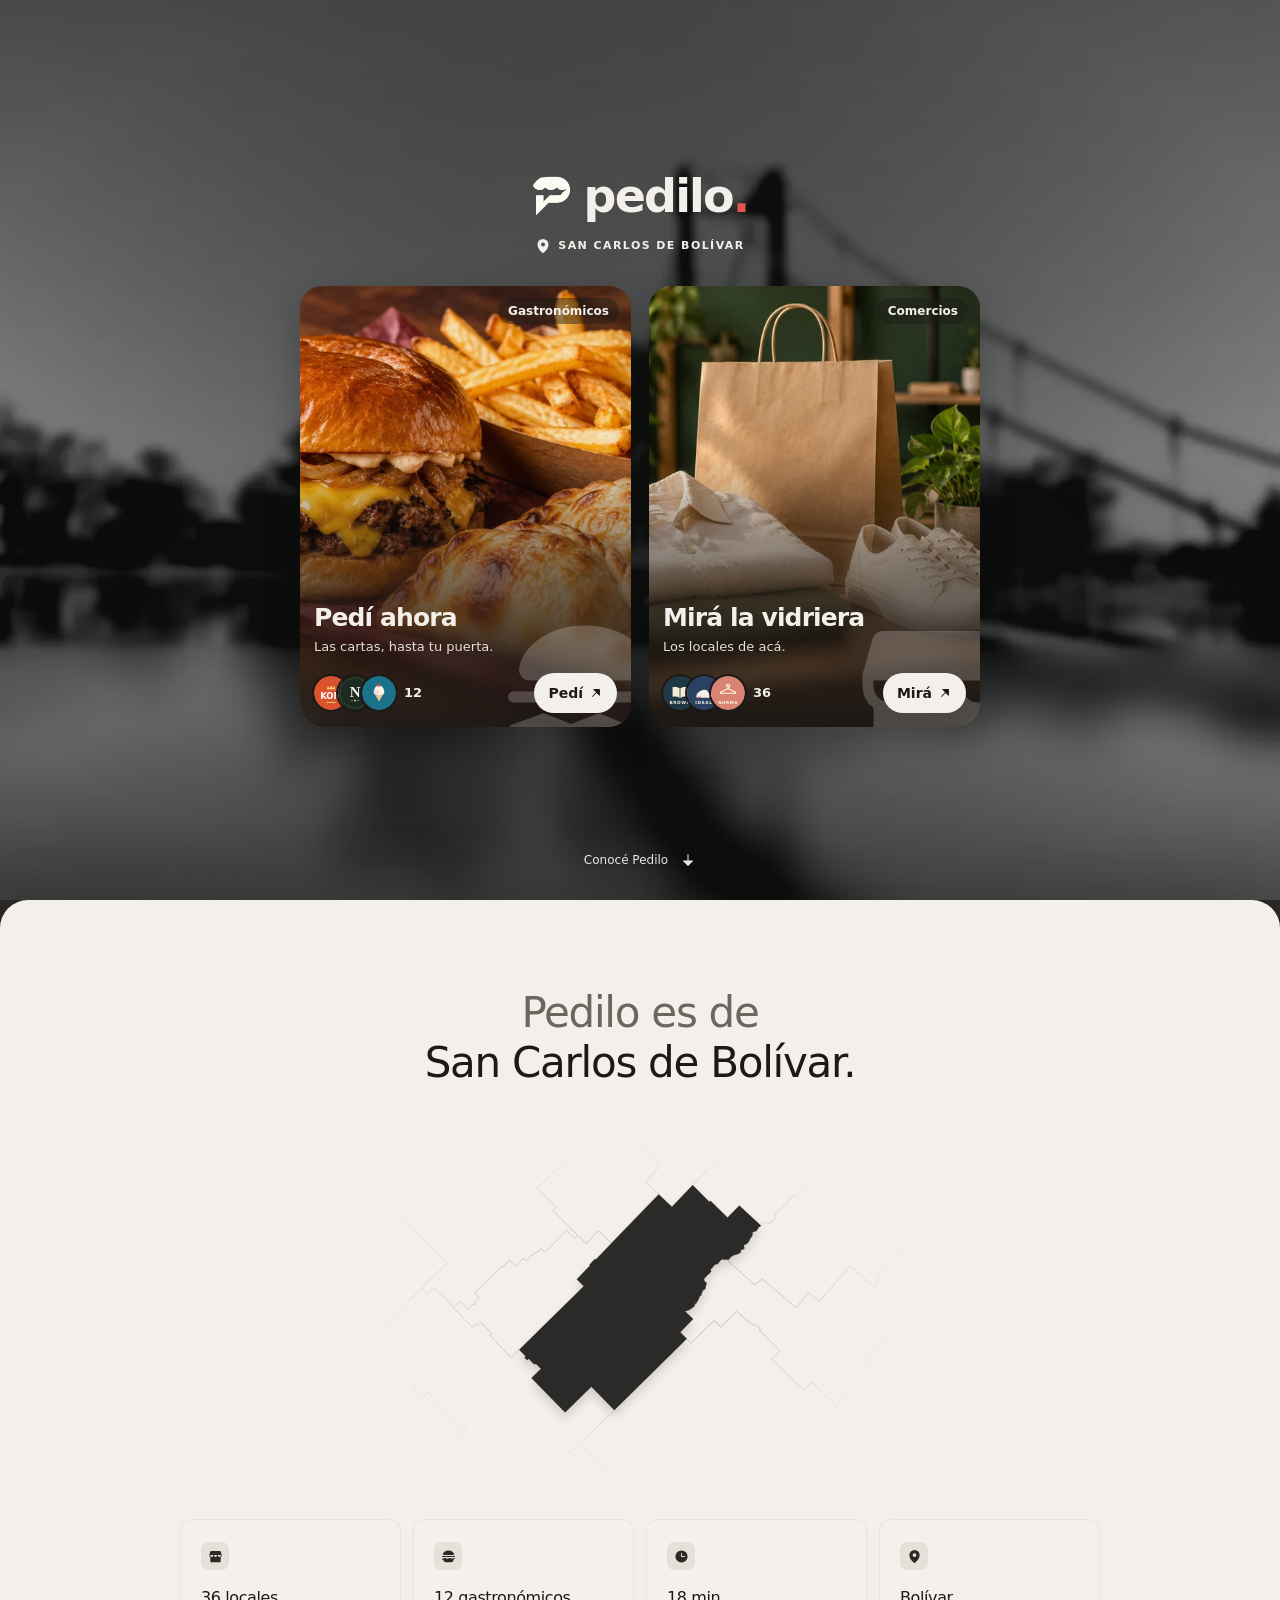
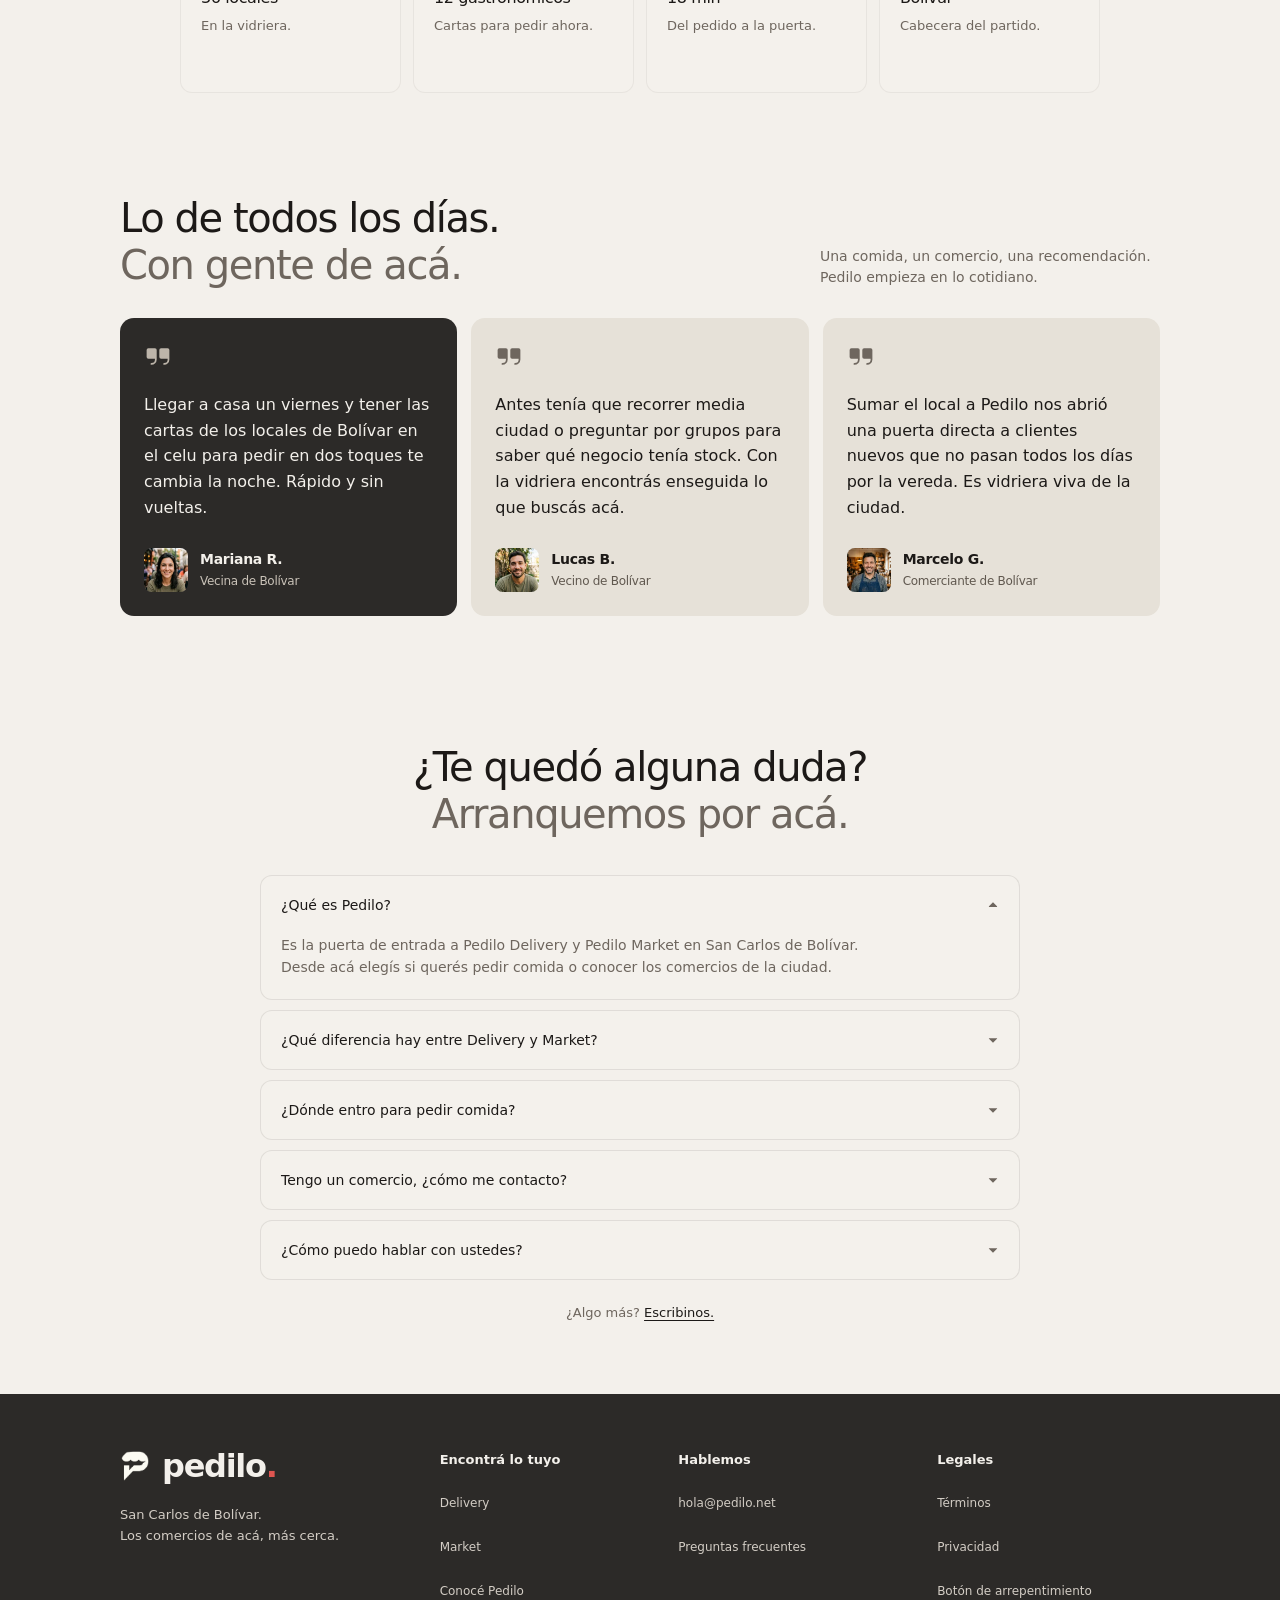
<file: index.html>
<!doctype html>
<html lang="es-AR">
<head>
<meta charset="utf-8">
<meta name="viewport" content="width=device-width, initial-scale=1">
<title>Pedilo · San Carlos de Bolívar</title>
<meta name="description" content="Pedilo es de San Carlos de Bolívar. Delivery lleva lo que se pide ahora. Market es la vidriera del comercio de acá.">
<meta name="theme-color" content="#2c2a28">
<link rel="icon" type="image/png" sizes="32x32" href="assets/favicon-32.png">
<link rel="icon" type="image/png" sizes="192x192" href="assets/favicon-192.png">
<link rel="apple-touch-icon" href="assets/favicon-192.png">
<link rel="canonical" href="https://pedilo.net/">
<link rel="preload" as="image" href="assets/bolivar.webp">
<link rel="stylesheet" href="styles.css?v=20">
<meta property="og:type" content="website">
<meta property="og:title" content="Pedilo · San Carlos de Bolívar">
<meta property="og:description" content="Delivery lleva lo que se pide ahora. Market es la vidriera del comercio de acá.">
<meta property="og:url" content="https://pedilo.net/">
<meta property="og:image" content="https://pedilo.net/assets/og-pedilo.png">
<meta property="og:image:width" content="1730">
<meta property="og:image:height" content="909">
<meta property="og:image:type" content="image/png">
<meta property="og:image:alt" content="Pedilo. Lo de acá, más cerca. Delivery y comercios de Bolívar, sobre una imagen del puente colgante.">
<meta name="twitter:image" content="https://pedilo.net/assets/og-pedilo.png">
<meta property="og:locale" content="es_AR">
<meta name="twitter:card" content="summary_large_image">
</head>
<body>

<main>
  <div class="stage">
  <div class="frame">
    <img class="frame-photo" src="assets/bolivar.webp" alt="Puente colgante de San Carlos de Bolívar" width="1600" height="1474" fetchpriority="high">
    <div class="frame-shade" aria-hidden="true"></div>
    <header>
      <h1>
        <a class="brand" href="/">
          <img src="assets/mark.png" alt="" width="40" height="40">
          <span class="wordmark">pedilo<span>.</span></span>
        </a>
      </h1>
      <p class="place">
        <svg aria-hidden="true" focusable="false" xmlns="http://www.w3.org/2000/svg" viewBox="0 0 256 256" fill="currentColor"><path d="M128,16a88.1,88.1,0,0,0-88,88c0,75.3,80,132.17,83.41,134.55a8,8,0,0,0,9.18,0C136,236.17,216,179.3,216,104A88.1,88.1,0,0,0,128,16Zm0,56a32,32,0,1,1-32,32A32,32,0,0,1,128,72Z"/></svg>
        San Carlos de Bolívar
      </p>
    </header>
    <div class="cards">
      <a class="card" href="https://delivery.pedilo.net">
        <img src="assets/gastronomia.webp" alt="" width="900" height="600">
        <span class="card-shade" aria-hidden="true"></span>
        <svg aria-hidden="true" focusable="false" class="card-ghost" xmlns="http://www.w3.org/2000/svg" viewBox="0 0 256 256" fill="currentColor"><path d="M35.58,98.06a16,16,0,0,1-3.23-13.44C39.78,49.5,80,24,128,24s88.22,25.5,95.65,60.62A16,16,0,0,1,207.93,104H48.07A16,16,0,0,1,35.58,98.06Zm193.68,54.42-41.13,15L151,152.57a8,8,0,0,0-5.94,0l-37,14.81L71,152.57a8,8,0,0,0-5.7-.09l-44,16a8,8,0,0,0,5.47,15L40,178.69V184a40,40,0,0,0,40,40h96a40,40,0,0,0,40-40v-9.67l18.73-6.81a8,8,0,1,0-5.47-15ZM24,136H232a8,8,0,0,0,0-16H24a8,8,0,0,0,0,16Z"/></svg>
        <span class="kind">Gastronómicos</span>
        <span class="card-copy">
          <h2>Pedí ahora</h2>
          <p>Las cartas, hasta tu puerta.</p>
        </span>
        <span class="card-row">
          <span class="shops">
            <img src="assets/shops/kom.svg" alt="La Familia Kom" width="28" height="28" loading="lazy">
            <img src="assets/shops/nanna.svg" alt="Nanna Restaurante" width="28" height="28" loading="lazy">
            <img src="assets/shops/oasis.svg" alt="Oasis Helados" width="28" height="28" loading="lazy">
          </span>
          <span class="card-count">12</span>
          <span class="card-go">Pedí <svg aria-hidden="true" focusable="false" xmlns="http://www.w3.org/2000/svg" viewBox="0 0 256 256" fill="currentColor"><path d="M200,64V168a8,8,0,0,1-13.66,5.66L140,127.31,69.66,197.66a8,8,0,0,1-11.32-11.32L128.69,116,82.34,69.66A8,8,0,0,1,88,56H192A8,8,0,0,1,200,64Z"/></svg></span>
        </span>
      </a>
      <a class="card" href="https://market.pedilo.net">
        <img src="assets/comercios.webp" alt="" width="900" height="600">
        <span class="card-shade" aria-hidden="true"></span>
        <svg aria-hidden="true" focusable="false" class="card-ghost" xmlns="http://www.w3.org/2000/svg" viewBox="0 0 256 256" fill="currentColor"><path d="M231.69,93.81,217.35,43.6A16.07,16.07,0,0,0,202,32H54A16.07,16.07,0,0,0,38.65,43.6L24.31,93.81A7.94,7.94,0,0,0,24,96v16a40,40,0,0,0,16,32v72a8,8,0,0,0,8,8H208a8,8,0,0,0,8-8V144a40,40,0,0,0,16-32V96A7.94,7.94,0,0,0,231.69,93.81ZM88,112a24,24,0,0,1-35.12,21.26,7.88,7.88,0,0,0-1.82-1.06A24,24,0,0,1,40,112v-8H88Zm64,0a24,24,0,0,1-48,0v-8h48Zm64,0a24,24,0,0,1-11.07,20.2,8.08,8.08,0,0,0-1.8,1.05A24,24,0,0,1,168,112v-8h48Z"/></svg>
        <span class="kind">Comercios</span>
        <span class="card-copy">
          <h2>Mirá la vidriera</h2>
          <p>Los locales de acá.</p>
        </span>
        <span class="card-row">
          <span class="shops">
            <img src="assets/shops/libreria-brown.svg" alt="Librería Brown" width="28" height="28" loading="lazy">
            <img src="assets/shops/calzados-ideal.svg" alt="Calzados Ideal" width="28" height="28" loading="lazy">
            <img src="assets/shops/modas-norma.svg" alt="Modas Norma" width="28" height="28" loading="lazy">
          </span>
          <span class="card-count">36</span>
          <span class="card-go">Mirá <svg aria-hidden="true" focusable="false" xmlns="http://www.w3.org/2000/svg" viewBox="0 0 256 256" fill="currentColor"><path d="M200,64V168a8,8,0,0,1-13.66,5.66L140,127.31,69.66,197.66a8,8,0,0,1-11.32-11.32L128.69,116,82.34,69.66A8,8,0,0,1,88,56H192A8,8,0,0,1,200,64Z"/></svg></span>
        </span>
      </a>
    </div>
    <a class="discover" href="#nosotros">Conocé Pedilo <svg aria-hidden="true" focusable="false" xmlns="http://www.w3.org/2000/svg" viewBox="0 0 256 256" fill="currentColor"><path d="M205.66,149.66l-72,72a8,8,0,0,1-11.32,0l-72-72A8,8,0,0,1,56,136h64V40a8,8,0,0,1,16,0v96h64a8,8,0,0,1,5.66,13.66Z"/></svg></a>
  </div>
  </div>

<section class="sheet" id="nosotros" aria-labelledby="about-title">
  <div class="city">
    <h2 class="lead" id="about-title"><span>Pedilo es de</span> <strong>San Carlos de Bolívar.</strong></h2>
    <figure class="partido">
      <img src="assets/partido-bolivar.svg" alt="Partido de Bolívar destacado entre sus partidos vecinos" width="1000" height="600" loading="lazy">
    </figure>
    <ul class="facts">
      <li>
        <span class="fact-icon" aria-hidden="true"><svg aria-hidden="true" focusable="false" xmlns="http://www.w3.org/2000/svg" viewBox="0 0 256 256" fill="currentColor"><path d="M231.69,93.81,217.35,43.6A16.07,16.07,0,0,0,202,32H54A16.07,16.07,0,0,0,38.65,43.6L24.31,93.81A7.94,7.94,0,0,0,24,96v16a40,40,0,0,0,16,32v72a8,8,0,0,0,8,8H208a8,8,0,0,0,8-8V144a40,40,0,0,0,16-32V96A7.94,7.94,0,0,0,231.69,93.81ZM88,112a24,24,0,0,1-35.12,21.26,7.88,7.88,0,0,0-1.82-1.06A24,24,0,0,1,40,112v-8H88Zm64,0a24,24,0,0,1-48,0v-8h48Zm64,0a24,24,0,0,1-11.07,20.2,8.08,8.08,0,0,0-1.8,1.05A24,24,0,0,1,168,112v-8h48Z"/></svg></span>
        <h3>36 locales</h3>
        <p>En la vidriera.</p>
      </li>
      <li>
        <span class="fact-icon" aria-hidden="true"><svg aria-hidden="true" focusable="false" xmlns="http://www.w3.org/2000/svg" viewBox="0 0 256 256" fill="currentColor"><path d="M35.58,98.06a16,16,0,0,1-3.23-13.44C39.78,49.5,80,24,128,24s88.22,25.5,95.65,60.62A16,16,0,0,1,207.93,104H48.07A16,16,0,0,1,35.58,98.06Zm193.68,54.42-41.13,15L151,152.57a8,8,0,0,0-5.94,0l-37,14.81L71,152.57a8,8,0,0,0-5.7-.09l-44,16a8,8,0,0,0,5.47,15L40,178.69V184a40,40,0,0,0,40,40h96a40,40,0,0,0,40-40v-9.67l18.73-6.81a8,8,0,1,0-5.47-15ZM24,136H232a8,8,0,0,0,0-16H24a8,8,0,0,0,0,16Z"/></svg></span>
        <h3>12 gastronómicos</h3>
        <p>Cartas para pedir ahora.</p>
      </li>
      <li>
        <span class="fact-icon" aria-hidden="true"><svg aria-hidden="true" focusable="false" xmlns="http://www.w3.org/2000/svg" viewBox="0 0 256 256" fill="currentColor"><path d="M128,24A104,104,0,1,0,232,128,104.11,104.11,0,0,0,128,24Zm56,112H128a8,8,0,0,1-8-8V72a8,8,0,0,1,16,0v48h48a8,8,0,0,1,0,16Z"/></svg></span>
        <h3>18 min</h3>
        <p>Del pedido a la puerta.</p>
      </li>
      <li>
        <span class="fact-icon" aria-hidden="true"><svg aria-hidden="true" focusable="false" xmlns="http://www.w3.org/2000/svg" viewBox="0 0 256 256" fill="currentColor"><path d="M128,16a88.1,88.1,0,0,0-88,88c0,75.3,80,132.17,83.41,134.55a8,8,0,0,0,9.18,0C136,236.17,216,179.3,216,104A88.1,88.1,0,0,0,128,16Zm0,56a32,32,0,1,1-32,32A32,32,0,0,1,128,72Z"/></svg></span>
        <h3>Bolívar</h3>
        <p>Cabecera del partido.</p>
      </li>
    </ul>
  </div>
  <section class="stories" aria-labelledby="stories-title">
    <div class="stories-heading">
      <h2 id="stories-title">Lo de todos los días.<br><span>Con gente de acá.</span></h2>
      <div class="stories-intro">
        <p>Una comida, un comercio, una recomendación. Pedilo empieza en lo cotidiano.</p>
      </div>
    </div>
    <ul class="story-grid">
      <li class="story story-featured">
        <svg aria-hidden="true" focusable="false" class="quote-icon" xmlns="http://www.w3.org/2000/svg" viewBox="0 0 256 256" fill="currentColor"><path d="M116,72v88a48.05,48.05,0,0,1-48,48,8,8,0,0,1,0-16,32,32,0,0,0,32-32v-8H40a16,16,0,0,1-16-16V72A16,16,0,0,1,40,56h60A16,16,0,0,1,116,72ZM216,56H156a16,16,0,0,0-16,16v64a16,16,0,0,0,16,16h60v8a32,32,0,0,1-32,32,8,8,0,0,0,0,16,48.05,48.05,0,0,0,48-48V72A16,16,0,0,0,216,56Z"/></svg>
        <blockquote>Llegar a casa un viernes y tener las cartas de los locales de Bolívar en el celu para pedir en dos toques te cambia la noche. Rápido y sin vueltas.</blockquote>
        <div class="story-person"><span class="story-avatar"><img src="assets/people/mariana.webp" alt="Mariana R." width="44" height="44" loading="lazy"></span><p>Mariana R.<small>Vecina de Bolívar</small></p></div>
      </li>
      <li class="story">
        <svg aria-hidden="true" focusable="false" class="quote-icon" xmlns="http://www.w3.org/2000/svg" viewBox="0 0 256 256" fill="currentColor"><path d="M116,72v88a48.05,48.05,0,0,1-48,48,8,8,0,0,1,0-16,32,32,0,0,0,32-32v-8H40a16,16,0,0,1-16-16V72A16,16,0,0,1,40,56h60A16,16,0,0,1,116,72ZM216,56H156a16,16,0,0,0-16,16v64a16,16,0,0,0,16,16h60v8a32,32,0,0,1-32,32,8,8,0,0,0,0,16,48.05,48.05,0,0,0,48-48V72A16,16,0,0,0,216,56Z"/></svg>
        <blockquote>Antes tenía que recorrer media ciudad o preguntar por grupos para saber qué negocio tenía stock. Con la vidriera encontrás enseguida lo que buscás acá.</blockquote>
        <div class="story-person"><span class="story-avatar"><img src="assets/people/lucas.webp" alt="Lucas B." width="44" height="44" loading="lazy"></span><p>Lucas B.<small>Vecino de Bolívar</small></p></div>
      </li>
      <li class="story">
        <svg aria-hidden="true" focusable="false" class="quote-icon" xmlns="http://www.w3.org/2000/svg" viewBox="0 0 256 256" fill="currentColor"><path d="M116,72v88a48.05,48.05,0,0,1-48,48,8,8,0,0,1,0-16,32,32,0,0,0,32-32v-8H40a16,16,0,0,1-16-16V72A16,16,0,0,1,40,56h60A16,16,0,0,1,116,72ZM216,56H156a16,16,0,0,0-16,16v64a16,16,0,0,0,16,16h60v8a32,32,0,0,1-32,32,8,8,0,0,0,0,16,48.05,48.05,0,0,0,48-48V72A16,16,0,0,0,216,56Z"/></svg>
        <blockquote>Sumar el local a Pedilo nos abrió una puerta directa a clientes nuevos que no pasan todos los días por la vereda. Es vidriera viva de la ciudad.</blockquote>
        <div class="story-person"><span class="story-avatar"><img src="assets/people/marcelo.webp" alt="Marcelo G." width="44" height="44" loading="lazy"></span><p>Marcelo G.<small>Comerciante de Bolívar</small></p></div>
      </li>
    </ul>
  </section>

  <section class="faq" id="preguntas" aria-labelledby="faq-title">
    <h2 id="faq-title">¿Te quedó alguna duda?<br><span>Arranquemos por acá.</span></h2>
    <div class="faq-list">
      <details open name="pedilo-faq">
        <summary>¿Qué es Pedilo?<svg aria-hidden="true" focusable="false" xmlns="http://www.w3.org/2000/svg" viewBox="0 0 256 256" fill="currentColor"><path d="M213.66,101.66l-80,80a8,8,0,0,1-11.32,0l-80-80A8,8,0,0,1,48,88H208a8,8,0,0,1,5.66,13.66Z"/></svg></summary>
        <div class="faq-answer"><p>Es la puerta de entrada a Pedilo Delivery y Pedilo Market en San Carlos de Bolívar. Desde acá elegís si querés pedir comida o conocer los comercios de la ciudad.</p></div>
      </details>
      <details name="pedilo-faq">
        <summary>¿Qué diferencia hay entre Delivery y Market?<svg aria-hidden="true" focusable="false" xmlns="http://www.w3.org/2000/svg" viewBox="0 0 256 256" fill="currentColor"><path d="M213.66,101.66l-80,80a8,8,0,0,1-11.32,0l-80-80A8,8,0,0,1,48,88H208a8,8,0,0,1,5.66,13.66Z"/></svg></summary>
        <div class="faq-answer"><p><a href="https://delivery.pedilo.net">Delivery</a> reúne las cartas de los locales gastronómicos. <a href="https://market.pedilo.net">Market</a> es la vidriera de los comercios de acá.</p></div>
      </details>
      <details name="pedilo-faq">
        <summary>¿Dónde entro para pedir comida?<svg aria-hidden="true" focusable="false" xmlns="http://www.w3.org/2000/svg" viewBox="0 0 256 256" fill="currentColor"><path d="M213.66,101.66l-80,80a8,8,0,0,1-11.32,0l-80-80A8,8,0,0,1,48,88H208a8,8,0,0,1,5.66,13.66Z"/></svg></summary>
        <div class="faq-answer"><p>Entrá a <a href="https://delivery.pedilo.net">Pedilo Delivery</a>. Allí podés consultar las cartas y las opciones disponibles para hacer tu pedido.</p></div>
      </details>
      <details name="pedilo-faq">
        <summary>Tengo un comercio, ¿cómo me contacto?<svg aria-hidden="true" focusable="false" xmlns="http://www.w3.org/2000/svg" viewBox="0 0 256 256" fill="currentColor"><path d="M213.66,101.66l-80,80a8,8,0,0,1-11.32,0l-80-80A8,8,0,0,1,48,88H208a8,8,0,0,1,5.66,13.66Z"/></svg></summary>
        <div class="faq-answer"><p>Escribinos a <a href="mailto:hola@pedilo.net">hola@pedilo.net</a> y contanos sobre tu negocio. Podemos conversar sobre cómo sumarlo a Pedilo.</p></div>
      </details>
      <details name="pedilo-faq">
        <summary>¿Cómo puedo hablar con ustedes?<svg aria-hidden="true" focusable="false" xmlns="http://www.w3.org/2000/svg" viewBox="0 0 256 256" fill="currentColor"><path d="M213.66,101.66l-80,80a8,8,0,0,1-11.32,0l-80-80A8,8,0,0,1,48,88H208a8,8,0,0,1,5.66,13.66Z"/></svg></summary>
        <div class="faq-answer"><p>Para consultas sobre Pedilo, escribinos a <a href="mailto:hola@pedilo.net">hola@pedilo.net</a>. Si tu consulta es por un pedido, indicá el local y los datos del pedido para que podamos orientarte.</p></div>
      </details>
    </div>
    <p class="faq-contact">¿Algo más? <a href="mailto:hola@pedilo.net">Escribinos.</a></p>
  </section>
</section>
</main>

<footer class="site-footer">
  <div class="footer-brand">
    <a class="brand" href="/" aria-label="Pedilo, inicio"><img src="assets/mark.png" alt="" width="40" height="40"><span class="wordmark">pedilo<span>.</span></span></a>
    <p>San Carlos de Bolívar.<br>Los comercios de acá, más cerca.</p>
  </div>
  <nav aria-label="Pedilo"><p class="footer-label">Encontrá lo tuyo</p><a href="https://delivery.pedilo.net">Delivery</a><a href="https://market.pedilo.net">Market</a><a href="#nosotros">Conocé Pedilo</a></nav>
  <nav aria-label="Contacto"><p class="footer-label">Hablemos</p><a href="mailto:hola@pedilo.net">hola@pedilo.net</a><a href="#preguntas">Preguntas frecuentes</a></nav>
  <nav aria-label="Legales"><p class="footer-label">Legales</p><a href="https://delivery.pedilo.net/terminos">Términos</a><a href="https://delivery.pedilo.net/privacidad">Privacidad</a><a href="https://delivery.pedilo.net/arrepentimiento">Botón de arrepentimiento</a></nav>
</footer>

</body>
</html>
</file>
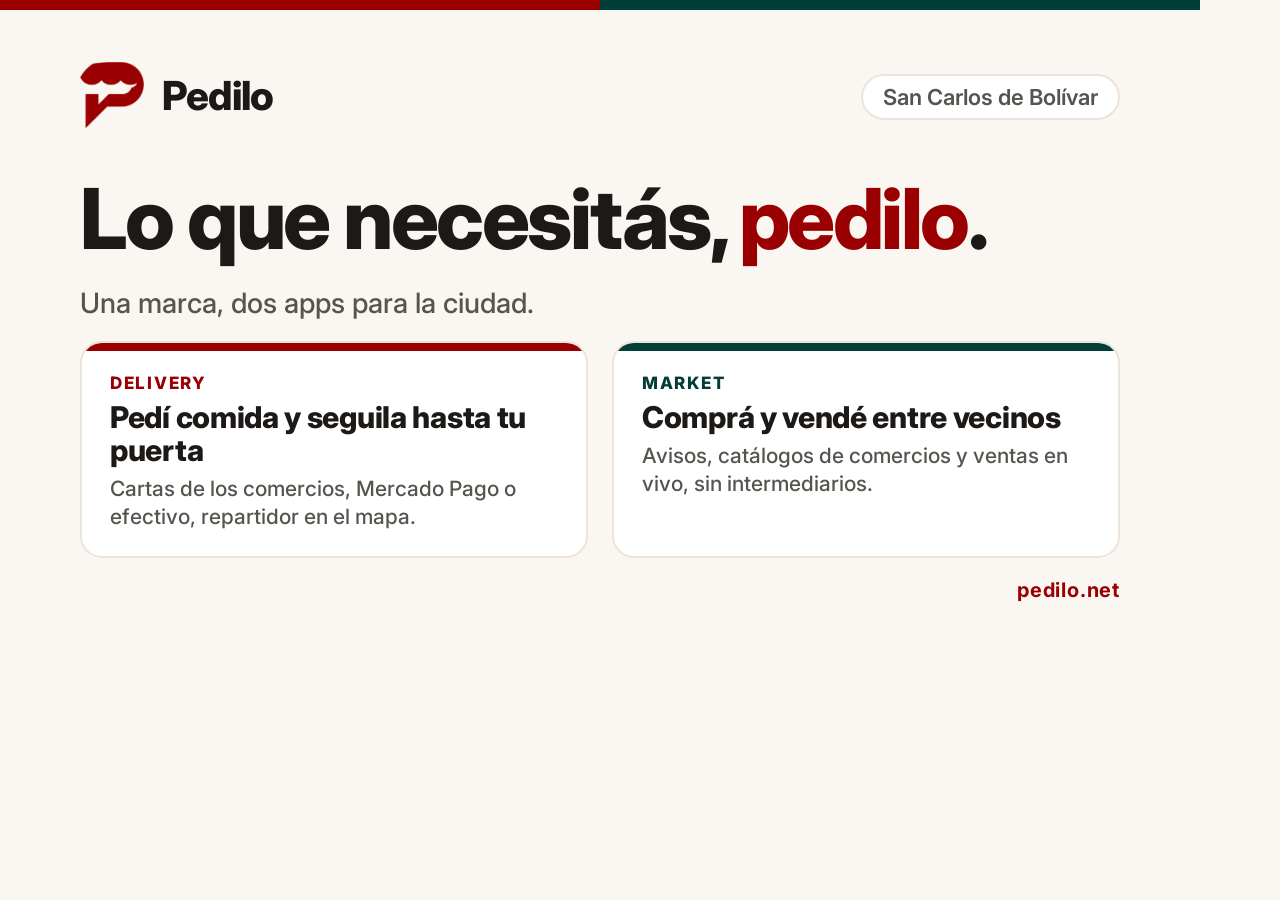
<file: assets/og-source.html>
<!doctype html><html lang="es"><head><meta charset="utf-8">
<link href="https://fonts.googleapis.com/css2?family=Inter:wght@500;600;700;800&display=swap" rel="stylesheet">
<style>
  html,body{margin:0;width:1200px;height:630px;overflow:hidden}
  body{background:#faf6f1;font-family:Inter,system-ui,sans-serif;color:#1c1917;position:relative}
  .top{position:absolute;left:0;right:0;top:0;height:10px;background:linear-gradient(90deg,#9a0002 0 50%,#013e37 50% 100%)}
  .brand{position:absolute;left:80px;top:62px;display:flex;align-items:center;gap:18px}
  .brand img{width:64px;height:auto}
  .brand span{font-size:40px;font-weight:800;letter-spacing:-.02em}
  .place{position:absolute;right:80px;top:74px;font-size:22px;font-weight:600;color:#57534e;border:2px solid #ede4d9;background:#fff;border-radius:999px;padding:8px 20px}
  h1{position:absolute;left:80px;top:176px;margin:0;font-size:84px;line-height:1.02;letter-spacing:-.03em;font-weight:800}
  h1 em{font-style:normal;color:#9a0002}
  .sub{position:absolute;left:80px;top:286px;font-size:28px;color:#57534e;font-weight:500}
  .cards{position:absolute;left:80px;right:80px;bottom:72px;display:flex;gap:24px}
  .card{flex:1;background:#fff;border:2px solid #ede4d9;border-radius:22px;padding:24px 28px 26px;position:relative;overflow:hidden}
  .card::before{content:"";position:absolute;left:0;right:0;top:0;height:8px;background:var(--c)}
  .tag{font-size:17px;font-weight:800;letter-spacing:.1em;text-transform:uppercase;color:var(--c);display:block;margin:6px 0 8px}
  .card b{display:block;font-size:30px;font-weight:800;letter-spacing:-.01em;line-height:1.1;margin-bottom:8px}
  .card span.t{font-size:21px;color:#57534e;font-weight:500;line-height:1.3}
  .d{--c:#9a0002}.m{--c:#013e37}
  .dom{position:absolute;right:80px;bottom:28px;font-size:20px;font-weight:700;color:#9a0002;letter-spacing:.04em}
</style></head><body>
<div class="top"></div>
<div class="brand"><img src="logo.png" alt=""><span>Pedilo</span></div>
<div class="place">San Carlos de Bolívar</div>
<h1>Lo que necesitás, <em>pedilo</em>.</h1>
<div class="sub">Una marca, dos apps para la ciudad.</div>
<div class="cards">
  <div class="card d"><span class="tag">Delivery</span><b>Pedí comida y seguila hasta tu puerta</b><span class="t">Cartas de los comercios, Mercado Pago o efectivo, repartidor en el mapa.</span></div>
  <div class="card m"><span class="tag">Market</span><b>Comprá y vendé entre vecinos</b><span class="t">Avisos, catálogos de comercios y ventas en vivo, sin intermediarios.</span></div>
</div>
<div class="dom">pedilo.net</div>
</body></html>
</file>
<file: styles.css>
:root {
  --ash: #2c2a28;
  --bone: #f3f0eb;
  --paper: #f6f3ee;
  --field: #e6e1d8;
  --ink: #1c1917;
  --muted: #6e665e;
  --dot: #df5550;
  --ease: cubic-bezier(0.16, 1, 0.3, 1);
}

* { box-sizing: border-box; }
html { -webkit-text-size-adjust: 100%; scrollbar-color: var(--ash) var(--field); scroll-behavior: smooth; }
::selection { background: var(--ash); color: var(--bone); }
body { margin: 0; background: var(--ash); color: var(--ink); font-family: system-ui, "Segoe UI", Roboto, sans-serif; line-height: 1.4; -webkit-font-smoothing: antialiased; }
img { display: block; max-width: 100%; }
a { color: inherit; }

.stage { position: sticky; top: 0; z-index: 0; height: 100vh; height: 100svh; min-height: 640px; }
.frame { position: relative; isolation: isolate; display: flex; flex-direction: column; align-items: center; justify-content: center; gap: 32px; height: 100%; overflow: hidden; padding: 64px 24px; }
.frame-photo { position: absolute; z-index: -2; inset: 0; width: 100%; height: 100%; max-width: none; object-fit: cover; object-position: 65% 48%; filter: grayscale(1); }
/* The softened bridge supports the central product choices. */
.frame-shade { position: absolute; z-index: -1; inset: 0; background: radial-gradient(ellipse at center, rgb(20 22 21 / .48), transparent 80%), linear-gradient(180deg, rgb(20 22 21 / .55), rgb(20 22 21 / .42) 50%, rgb(20 22 21 / .6)); pointer-events: none; }
.frame header { display: flex; flex-direction: column; align-items: center; width: 100%; }
h1 { margin: 0; font: inherit; }
.brand { display: inline-flex; align-items: center; gap: 12px; color: var(--bone); font-size: clamp(38px, 4vw, 46px); font-weight: 700; letter-spacing: -.04em; line-height: 1; text-decoration: none; }
.brand img { width: 40px; height: 40px; object-fit: contain; }
.wordmark > span { color: var(--dot); }
.brand:focus-visible, .discover:focus-visible { outline: 3px solid var(--bone); outline-offset: 6px; border-radius: 8px; }
.place { display: flex; align-items: center; justify-content: center; gap: 7px; margin: 16px 0 0; color: var(--bone); font-size: 11px; font-weight: 600; letter-spacing: .13em; text-transform: uppercase; }
.place svg { flex: none; width: 16px; height: 16px; }

.cards { width: min(680px, 100%); display: grid; grid-template-columns: repeat(2, minmax(0, 1fr)); gap: 18px; }
.card { position: relative; display: flex; flex-direction: column; justify-content: flex-end; gap: 18px; aspect-ratio: 3 / 4; padding: 14px; overflow: hidden; border-radius: 22px; color: var(--bone); text-decoration: none; box-shadow: 0 14px 36px rgb(12 16 14 / .28); }
.card:focus-visible { outline: 3px solid var(--bone); outline-offset: 5px; }
.card > img { position: absolute; inset: 0; width: 100%; height: 100%; max-width: none; object-fit: cover; transition: transform 640ms var(--ease); }
.card-shade { position: absolute; inset: 0; background: linear-gradient(180deg, rgb(28 25 23 / .04) 38%, rgb(28 25 23 / .55) 64%, rgb(28 25 23 / .96)); }
.card-shade::before { content: ""; position: absolute; right: 0; bottom: 0; left: 0; height: 46%; backdrop-filter: blur(8px); -webkit-mask-image: linear-gradient(transparent, #000 72%); mask-image: linear-gradient(transparent, #000 72%); }
.card-ghost { position: absolute; right: -42px; bottom: -58px; z-index: 0; width: 176px; height: 176px; color: rgb(243 240 235 / .22); pointer-events: none; }
.kind { position: absolute; top: 12px; right: 12px; padding: 6px 10px; border-radius: 999px; background: rgb(28 25 23 / .45); color: var(--bone); font-size: 12px; font-weight: 600; line-height: 1.2; }
.card-copy, .card-row { position: relative; z-index: 1; }
.card h2 { margin: 0; font-size: clamp(20px, 2.2vw, 25px); font-weight: 700; letter-spacing: -.035em; line-height: 1.1; }
.card p { margin: 6px 0 0; max-width: 16em; color: #e4dfd8; font-size: 13px; line-height: 1.35; }
.card-row { display: flex; align-items: center; gap: 8px; }
.shops { display: flex; flex: none; }
.shops img { width: 34px; height: 34px; max-width: none; flex: none; margin-left: -10px; border-radius: 50%; box-shadow: 0 0 0 2px #1c1917; }
.shops img:first-child { margin-left: 0; }
.card-count { font-size: 13px; font-weight: 650; }
.card-go { margin-left: auto; display: inline-flex; align-items: center; gap: 6px; min-height: 40px; padding: 0 14px; border-radius: 999px; background: var(--bone); color: var(--ink); font-size: 14px; font-weight: 650; transition: background-color 180ms var(--ease), color 180ms var(--ease), box-shadow 180ms var(--ease); }
.card-go svg { width: 14px; height: 14px; transition: transform 240ms var(--ease); }
.card:focus-visible .card-go { background: var(--ink); color: var(--bone); box-shadow: inset 0 0 0 1.5px var(--bone); }
.card:focus-visible .card-go svg { transform: translate(3px, -3px); }
.discover { position: absolute; bottom: 18px; display: inline-flex; align-items: center; justify-content: center; gap: 12px; min-height: 44px; margin-top: 20px; color: var(--bone); font-size: 12px; text-decoration: none; }
.discover svg { width: 16px; height: 16px; transition: transform 240ms var(--ease); }
@media (hover: hover) {
  .card:hover { transform: translateY(-4px); }
  .card:hover > img { transform: scale(1.04); }
  .card:hover .card-go { background: var(--ink); color: var(--bone); box-shadow: inset 0 0 0 1.5px var(--bone); }
  .card:hover .card-go svg { transform: translate(3px, -3px); }
  .discover:hover svg { transform: translateY(3px); }
  .site-footer a:hover { color: var(--bone); text-decoration: underline; }
}
.card:active { transform: translateY(-1px); }

/* One entrance: identity first, then the two product choices (640 ms total).
   Individual translate keeps the entrance independent of hover transforms. */
@keyframes brand-arrive {
  from { opacity: .25; }
  to { opacity: 1; }
}
@keyframes card-arrive {
  from { opacity: .25; translate: 0 12px; }
  to { opacity: 1; translate: 0 0; }
}
@media (prefers-reduced-motion: no-preference) {
  .frame > header { animation: brand-arrive 380ms var(--ease) backwards; }
  .card { animation: card-arrive 460ms var(--ease) 100ms backwards; }
  .card:nth-child(2) { animation-delay: 180ms; }
  .frame > header:focus-within, .card:focus-visible { animation: none; }
}

.sheet { position: relative; z-index: 1; display: flex; flex-direction: column; padding: clamp(48px, 7vw, 88px) max(20px, calc((100vw - 1040px) / 2)) 24px; border-radius: 28px 28px 0 0; background: var(--bone); color: var(--ink); box-shadow: 0 -20px 60px rgb(20 18 16 / .16); }
.lead { max-width: 18em; margin: 0 auto; font-size: clamp(28px, 3.4vw, 42px); font-weight: 500; letter-spacing: -.03em; line-height: 1.18; text-align: center; text-wrap: balance; }
.lead span, .lead strong { display: block; }
.lead span { color: var(--muted); font-weight: 400; }
.lead strong { font-weight: 500; }
/* A charcoal district anchors the quiet cartographic context. */
.partido { width: min(620px, 100%); margin: 32px auto 12px; }
.partido img { display: block; width: 100%; height: auto; }
.facts { display: grid; grid-template-columns: repeat(4, minmax(0, 1fr)); gap: 12px; width: min(920px, 100%); margin: 28px auto 0; padding: 0; list-style: none; }
.facts li { min-width: 0; min-height: 174px; padding: 22px 20px; border: 1px solid rgb(110 102 94 / .09); border-radius: 12px; background: rgb(246 243 238 / .32); }
.fact-icon { display: grid; place-items: center; width: 28px; height: 28px; border-radius: 7px; background: var(--field); color: var(--ash); }
.fact-icon svg { width: 15px; height: 15px; }
.facts h3 { margin: 18px 0 0; font-size: 16px; font-weight: 500; letter-spacing: -.025em; line-height: 1.25; }
.facts p { margin: 8px 0 0; max-width: 19em; color: var(--muted); font-size: 13px; line-height: 1.5; }
.sheet a:focus-visible { outline: 3px solid var(--ink); outline-offset: 3px; border-radius: 3px; }
/* The closing sheet uses the same warm neutrals as the map and the hub. */
.stories { margin-top: clamp(64px, 8vw, 112px); }
.stories-heading { display: flex; align-items: flex-end; justify-content: space-between; gap: 32px; margin-bottom: 30px; }
.stories h2, .faq h2 { margin: 0; font-size: clamp(28px, 3.2vw, 40px); font-weight: 500; line-height: 1.16; letter-spacing: -.035em; text-wrap: balance; }
.stories h2 span, .faq h2 span { color: var(--muted); font-weight: 400; }
.stories-intro { max-width: 340px; }
.stories-intro p { margin: 0; font-size: 14px; line-height: 1.5; color: var(--muted); }
.story-grid { display: grid; grid-template-columns: repeat(3, minmax(0, 1fr)); gap: 14px; padding: 0; margin: 0; list-style: none; }
.story { display: flex; flex-direction: column; min-width: 0; padding: 24px; border-radius: 14px; background: var(--field); }
.story-featured { background: var(--ash); color: var(--bone); }
.quote-icon { width: 28px; height: 28px; color: var(--muted); }
.story-featured .quote-icon { color: #bdb5aa; }
.story blockquote { margin: 22px 0 28px; font-size: 16px; line-height: 1.6; }
.story-person { display: flex; align-items: center; gap: 12px; margin-top: auto; }
.story-avatar { overflow: hidden; display: grid; flex: none; place-items: center; width: 44px; height: 44px; border-radius: 8px; background: rgb(110 102 94 / .12); }
.story-avatar img { width: 100%; height: 100%; object-fit: cover; object-position: center 35%; display: block; }
.story-avatar svg { width: 18px; height: 18px; }
.story-featured .story-avatar { background: rgb(243 240 235 / .12); }
.story-person p { min-width: 0; margin: 0; color: var(--ink); font-size: 14px; font-weight: 650; letter-spacing: -.02em; line-height: 1.2; }
.story-featured .story-person p { color: var(--bone); }
.story-person small { display: block; margin-top: 6px; color: #60584f; font-size: 12px; font-weight: 400; line-height: 1.3; }
.story-featured .story-person small { color: #c9c2b8; }
.faq { width: min(760px, 100%); margin: clamp(80px, 10vw, 144px) auto 48px; }
.faq h2 { margin-bottom: 38px; text-align: center; }
.faq-list { display: grid; gap: 10px; }
.faq details { border: 1px solid rgb(110 102 94 / .14); border-radius: 12px; background: rgb(246 243 238 / .4); }
.faq summary { display: flex; align-items: center; justify-content: space-between; gap: 20px; min-height: 58px; padding: 16px 20px; cursor: pointer; list-style: none; font-size: 14px; font-weight: 500; line-height: 1.45; }
.faq summary::-webkit-details-marker { display: none; }
.faq summary svg { flex: none; width: 12px; height: 12px; color: var(--muted); transition: transform 180ms var(--ease); }
.faq details[open] summary svg { transform: rotate(180deg); }
.faq summary:focus-visible { outline: 2px solid var(--ash); outline-offset: 4px; border-radius: 8px; }
.faq-answer { padding: 0 20px 20px; }
.faq-answer p { max-width: 65ch; margin: 0; color: var(--muted); font-size: 14px; line-height: 1.6; }
.faq a { text-underline-offset: 3px; }
.faq-contact { margin: 24px 0 0; text-align: center; color: var(--muted); font-size: 13px; }
.faq-contact a { color: var(--ink); }
.site-footer { position: relative; z-index: 1; display: grid; grid-template-columns: 1.4fr 1fr 1.1fr 1.1fr; gap: 36px; padding: 56px max(24px, calc((100vw - 1040px) / 2)) 64px; background: var(--ash); color: #d3cdc5; }
.footer-brand .brand { font-size: 32px; }
.footer-brand .brand img { width: 30px; height: 30px; }
.footer-brand p { margin: 18px 0 0; font-size: 13px; line-height: 1.6; }
.site-footer nav { display: flex; flex-direction: column; align-items: flex-start; }
.footer-label { margin: 0 0 12px; color: var(--bone); font-size: 13px; font-weight: 600; line-height: 1.5; }
.site-footer nav a { display: inline-flex; align-items: center; min-height: 44px; padding-block: 8px; font-size: 12px; line-height: 1.5; text-decoration: none; text-underline-offset: 4px; overflow-wrap: anywhere; }
.site-footer a:focus-visible { outline: 2px solid var(--bone); outline-offset: 4px; border-radius: 4px; }

@media (max-width: 680px) {
  .stage { min-height: 580px; }
  .frame { padding: 64px 14px; gap: 26px; }
  .frame-photo { object-position: 64% 50%; }
  .brand { font-size: 36px; gap: 10px; }
  .brand img { width: 36px; height: 36px; }
  .place { margin-top: 14px; font-size: 11px; letter-spacing: .1em; }
  .cards { gap: 10px; }
  .card { gap: 12px; padding: 10px; border-radius: 18px; }
  .card-ghost { right: -22px; bottom: -28px; width: 150px; height: 150px; }
  .fact-icon { width: 38px; height: 38px; border-radius: 9px; }
  .fact-icon svg { width: 22px; height: 22px; }
  .card-go svg { width: 18px; height: 18px; }
  .kind { top: 8px; right: 8px; padding: 4px 7px; font-size: 11px; }
  .card h2 { font-size: 16px; }
  .card p { font-size: 12px; }
  .shops { flex: 0 1 auto; }
  .shops img { width: 22px; height: 22px; margin-left: -8px; }
  .card-go { min-height: 32px; padding-inline: 10px; font-size: 13px; }
  .discover { margin-top: 12px; }
  .sheet { border-radius: 22px 22px 0 0; }
  .stories-heading { flex-direction: column; align-items: flex-start; gap: 20px; }
  .stories-intro { max-width: 32em; }
  .story-grid { grid-template-columns: 1fr; }
  .story { padding: 24px; }
  .story blockquote { margin-top: 16px; }
  .faq { margin-bottom: 32px; }
  .faq h2 { margin-bottom: 28px; }
  .faq summary { padding: 16px; }
  .faq-answer { padding: 0 16px 18px; }
  .site-footer { grid-template-columns: 1fr 1fr; gap: 32px 20px; padding: 40px 24px; }
  .footer-brand { grid-column: 1 / -1; }
  .partido { width: calc(100% + 24px); max-width: none; margin: 24px -12px 8px; }
  .facts { grid-template-columns: 1fr 1fr; margin-top: 28px; }
  .facts li { min-height: 160px; padding: 18px 16px; }
  .facts h3 { font-size: 15px; }
}
@media (max-height: 600px) and (min-width: 681px) {
  .stage { min-height: 530px; }
  .frame { padding-top: 32px; }
  .frame { gap: 20px; }
  .cards { max-width: 560px; }
}
@media (prefers-reduced-motion: reduce) {
  html { scroll-behavior: auto; }
  .card, .card > img, .card-go, .card-go svg, .discover svg { transition: none; animation: none; }
  .card:hover, .card:active, .card:hover > img, .card:hover .card-go svg, .discover:hover svg { transform: none; }
}
</file>
